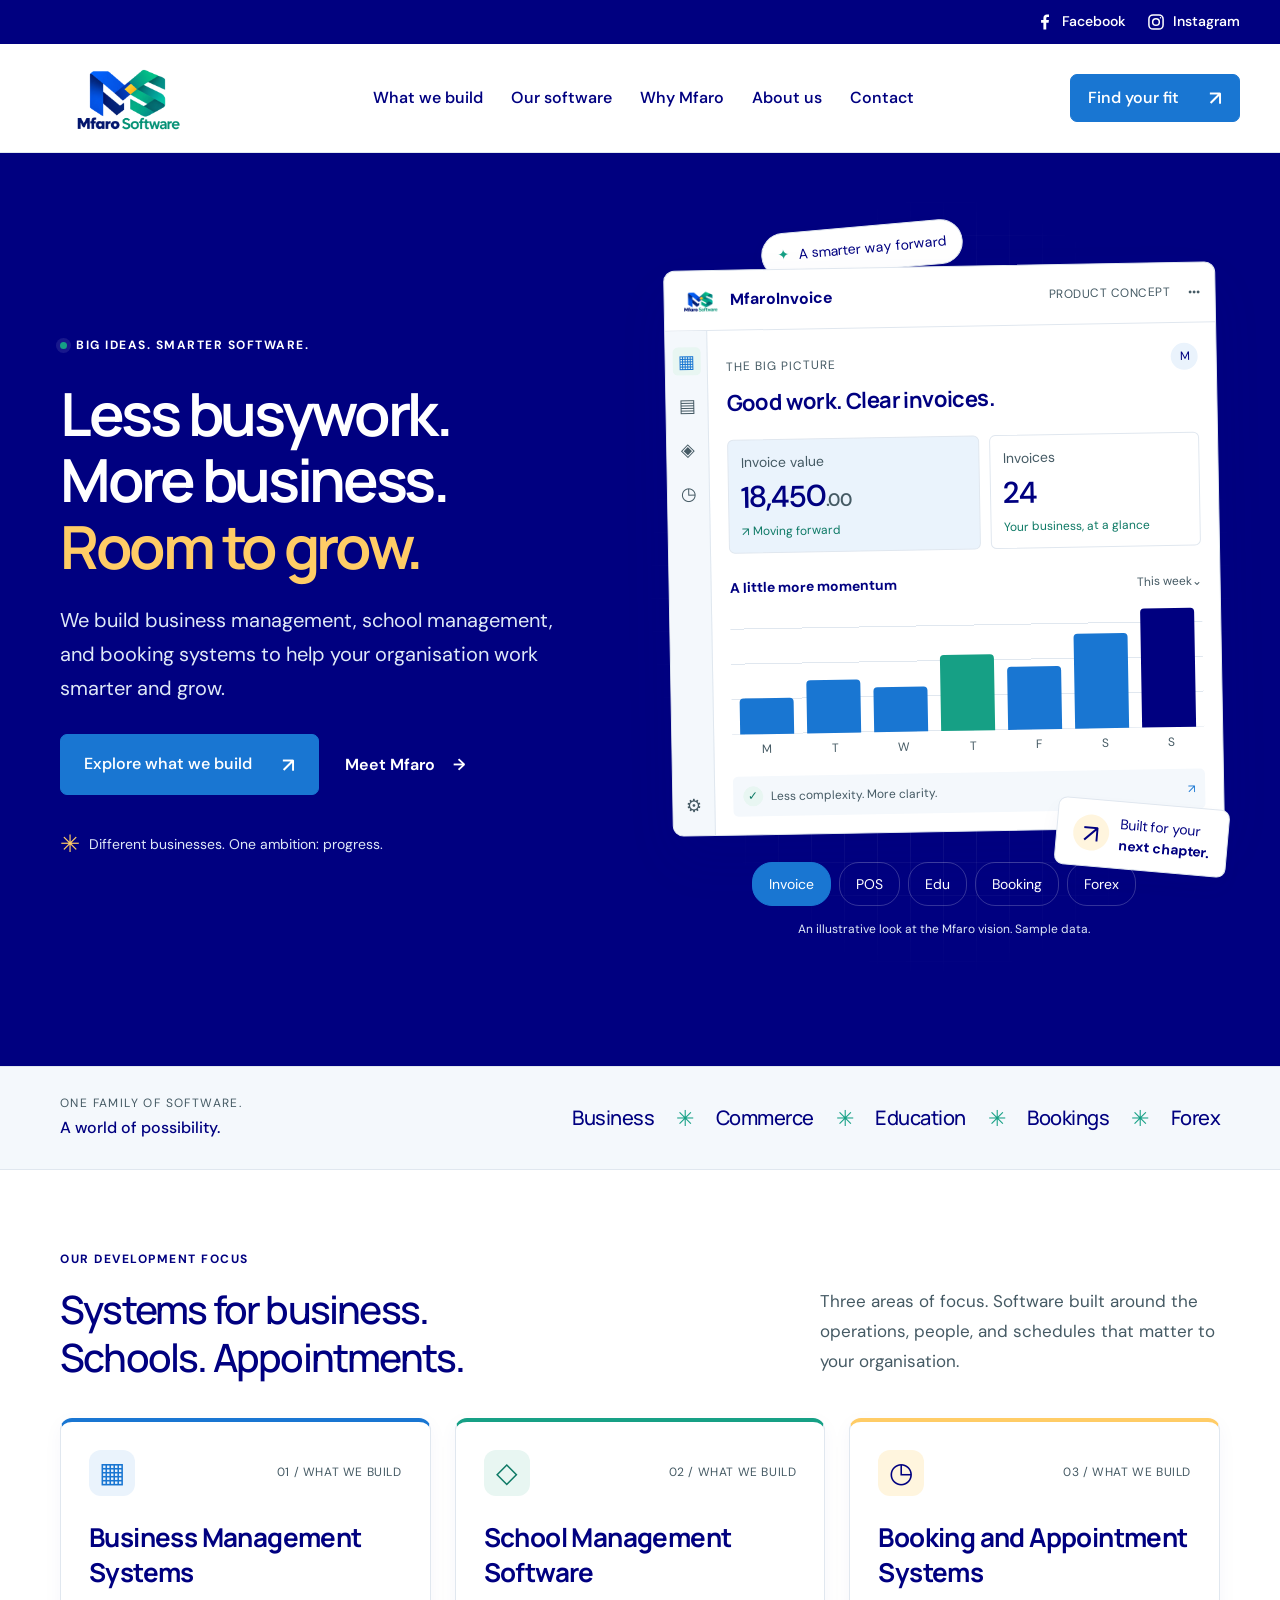
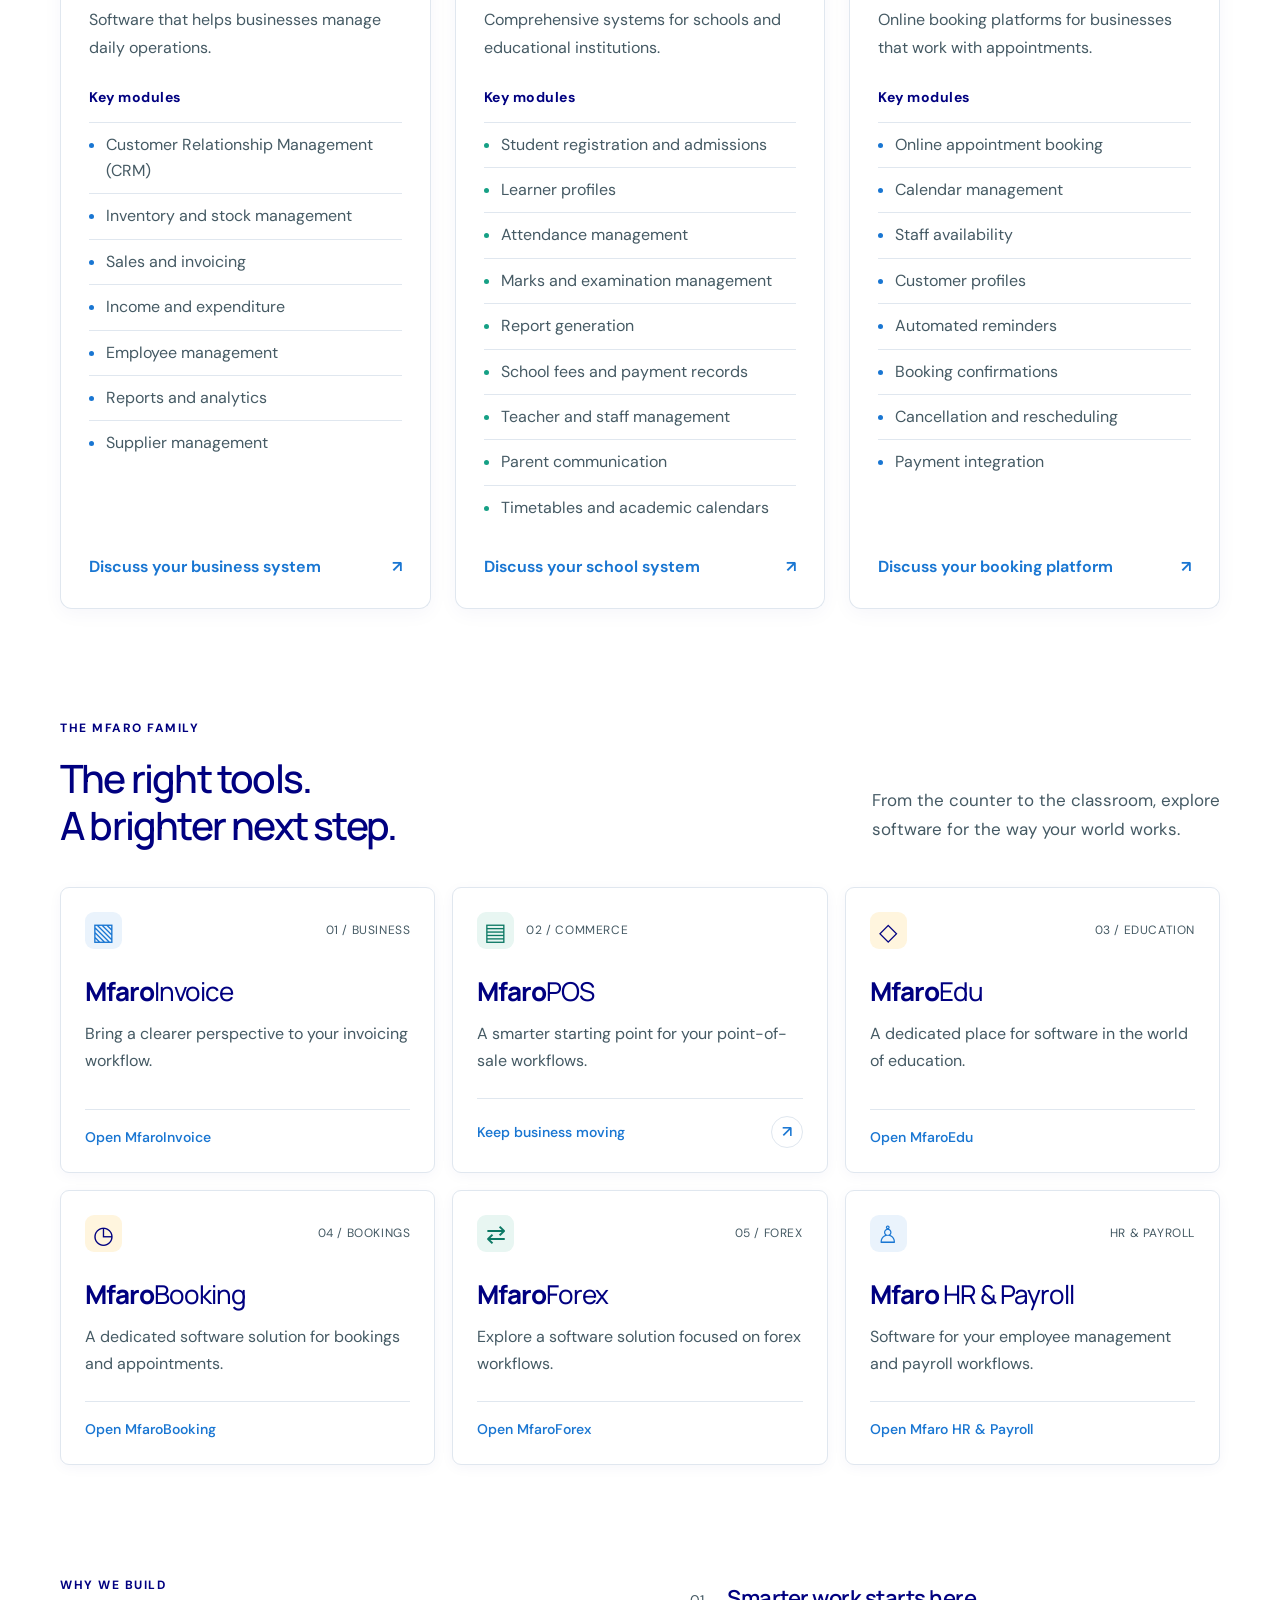
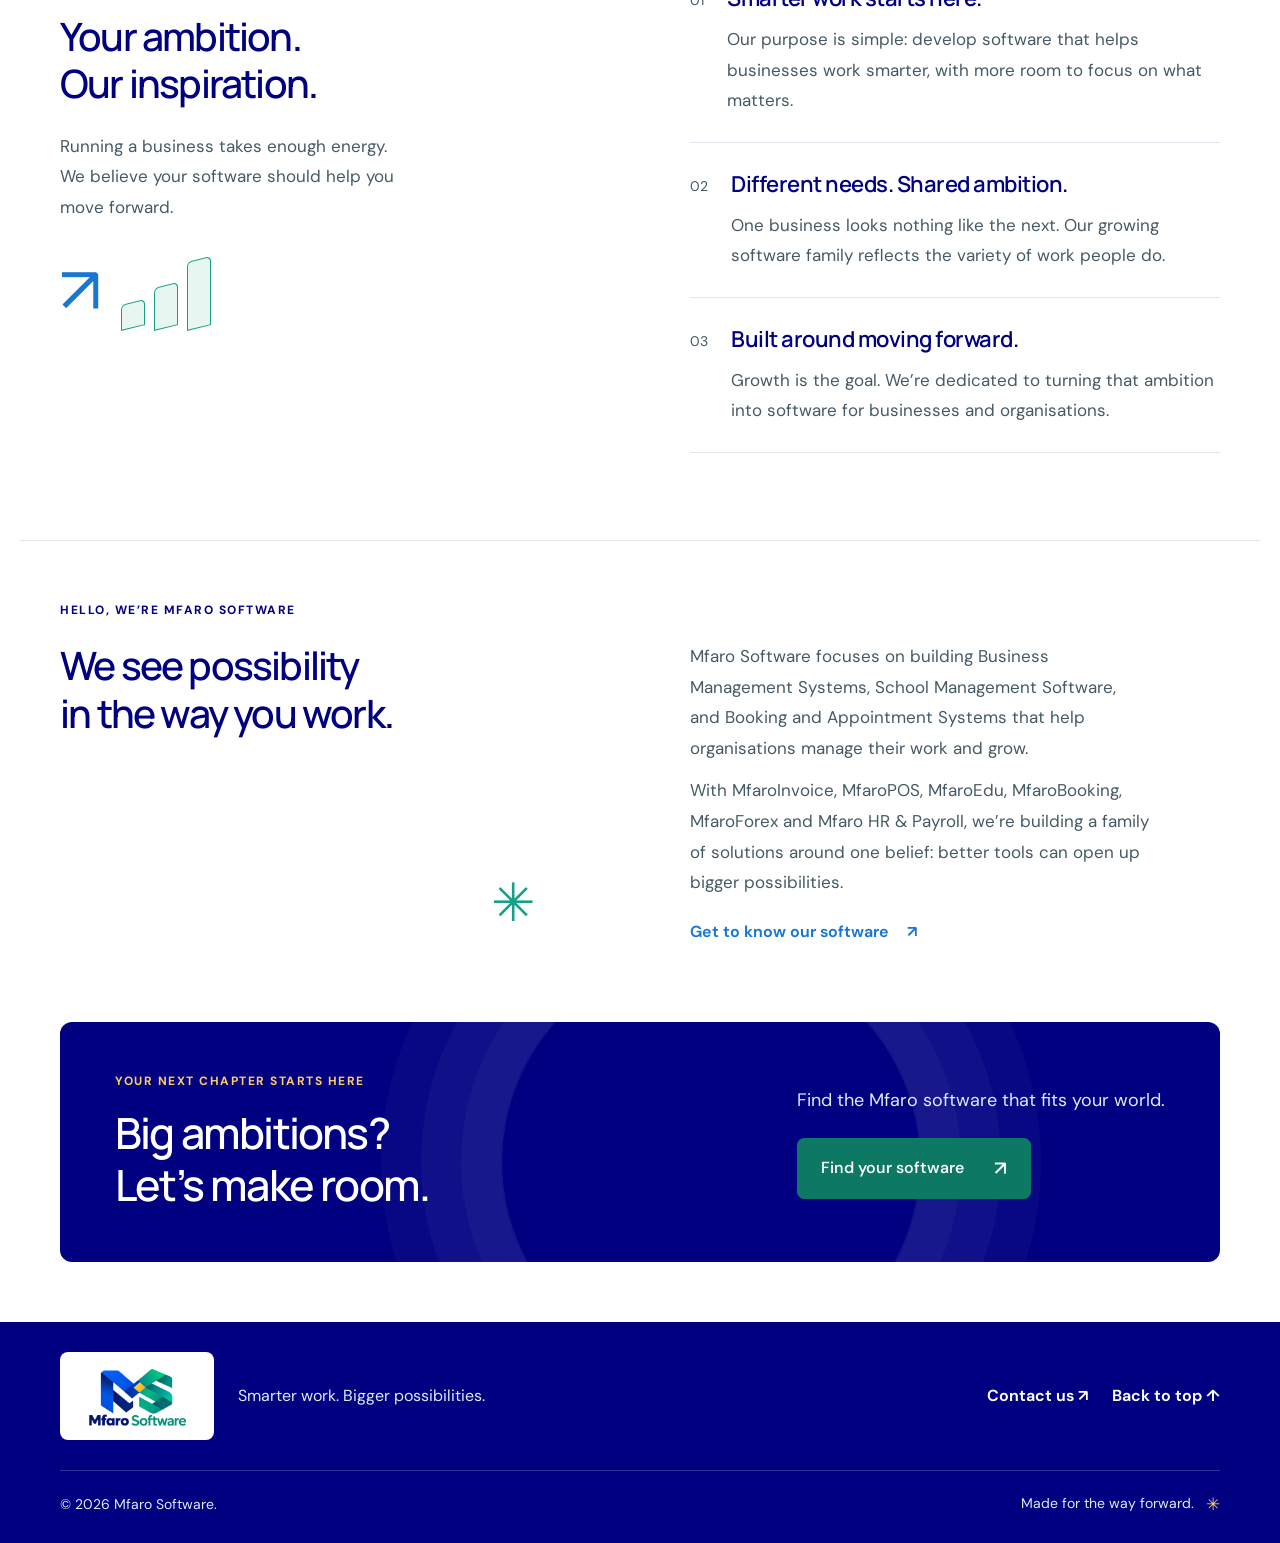
<file: index.html>
<!doctype html>
<html lang="en">
<!-- Designer: Andrew Madume +263 77 241 2794, +27 69 467 6511 andrewmadumezw@gmail.com -->

<head>
<meta charset="UTF-8"><meta name="viewport" content="width=device-width,initial-scale=1">
<meta name="description" content="Mfaro Software builds Business Management Systems, School Management Software, and Booking and Appointment Systems to help organisations work smarter and grow.">
<meta name="theme-color" content="#000080"><title>Mfaro Software — Make room for growth.</title>
<link rel="icon" type="image/png" href="mfaro-software-logo.png">
<link rel="stylesheet" href="style.css"><script src="app.js" defer></script>
</head>
<body>
<div class="social-bar"><nav class="social-bar-inner" aria-label="Social media"><a href="https://facebook.com/mfarosoftware" target="_blank" rel="noopener noreferrer" aria-label="Mfaro Software on Facebook (opens in a new tab)"><svg viewBox="0 0 24 24" aria-hidden="true" focusable="false"><path fill="currentColor" d="M13.5 21v-8.2h2.8l.4-3.2h-3.2v-2c0-.9.3-1.6 1.6-1.6h1.7V3.1c-.3 0-1.3-.1-2.5-.1-2.5 0-4.2 1.5-4.2 4.3v2.3H7.3v3.2h2.8V21z"/></svg><span>Facebook</span></a><a href="https://instagram.com/mfarosoftware" target="_blank" rel="noopener noreferrer" aria-label="Mfaro Software on Instagram (opens in a new tab)"><svg viewBox="0 0 24 24" fill="none" stroke="currentColor" stroke-width="1.8" aria-hidden="true" focusable="false"><rect x="3.5" y="3.5" width="17" height="17" rx="5"/><circle cx="12" cy="12" r="4"/><circle cx="17.4" cy="6.8" r=".9" fill="currentColor" stroke="none"/></svg><span>Instagram</span></a></nav></div><div class="header-shell"><header class="header"><a href="#" class="brand" aria-label="Mfaro Software home"><img class="brand-image" src="mfaro-software-logo.png" alt="Mfaro Software" width="176" height="92"></a><nav aria-label="Main navigation"><a href="#what-we-build">What we build</a><a href="#solutions">Our software</a><a href="#approach">Why Mfaro</a><a href="#about">About us</a><a href="contact.html">Contact</a></nav><button class="button small finder-open">Find your fit <span>↗</span></button><button class="menu-toggle" aria-expanded="false" aria-label="Toggle navigation">☰</button></header></div>
<main>
<div class="hero-shell"><section class="hero wrap"><div class="hero-copy"><div class="eyebrow"><span class="status-dot"></span> BIG IDEAS. SMARTER SOFTWARE.</div><h1>Less busywork.<br>More business.<br><em>Room to grow.</em></h1><p>We build business management, school management, and booking systems to help your organisation work smarter and grow.</p><div class="hero-actions"><a class="button" href="#what-we-build">Explore what we build <span>↗</span></a><a class="text-link" href="#about">Meet Mfaro <span>→</span></a></div><div class="hero-note"><span class="mini-orbit">✳</span> Different businesses. One ambition: progress.</div></div>
<div class="hero-art"><div class="art-grid"></div><div class="floating-tag"><span>✦</span> A smarter way forward</div><div class="product-window"><div class="window-top"><span class="tiny-logo"><img src="mfaro-software-logo.png" alt="Mfaro Software" width="42" height="28"></span><strong id="preview-title">MfaroInvoice</strong><span class="window-label">PRODUCT CONCEPT</span><span class="dots">•••</span></div><div class="window-body"><aside class="mock-sidebar" aria-hidden="true"><span class="selected">▦</span><span>▤</span><span>◈</span><span>◷</span><span class="sidebar-bottom">⚙</span></aside><div class="mock-main"><div class="mock-heading"><div><small>THE BIG PICTURE</small><h3 id="preview-headline">Good work. Clear invoices.</h3></div><span class="mock-avatar">M</span></div><div class="mock-stats"><div><span id="stat-label">Invoice value</span><strong id="stat-value">18,450<span>.00</span></strong><small>↗ Moving forward</small></div><div class="stat-secondary"><span id="second-label">Invoices</span><strong id="second-value">24</strong><small>Your business, at a glance</small></div></div><div class="chart-header"><strong id="chart-title">A little more momentum</strong><span>This week⌄</span></div><div class="chart" aria-label="Illustrative growth chart"><div class="grid-lines"></div><div class="bars"><i style="--h:29%"></i><i style="--h:43%"></i><i style="--h:37%"></i><i style="--h:62%"></i><i style="--h:51%"></i><i style="--h:77%"></i><i style="--h:96%"></i></div><div class="chart-days"><span>M</span><span>T</span><span>W</span><span>T</span><span>F</span><span>S</span><span>S</span></div></div><div class="mock-bottom"><span class="check">✓</span><span>Less complexity. More clarity.</span><span>↗</span></div></div></div></div><div class="growth-badge"><span>↗</span><div>Built for your<br><strong>next chapter.</strong></div></div><div class="preview-tabs" role="group" aria-label="Explore product concepts"><button data-preview="invoice" class="active" aria-pressed="true">Invoice</button><button data-preview="pos" aria-pressed="false">POS</button><button data-preview="edu" aria-pressed="false">Edu</button><button data-preview="booking" aria-pressed="false">Booking</button><button data-preview="forex" aria-pressed="false">Forex</button></div><p class="concept-note">An illustrative look at the Mfaro vision. Sample data.</p></div></section></div>
<div class="intro-strip"><div class="wrap strip-inner"><span>ONE FAMILY OF SOFTWARE.<br><strong>A world of possibility.</strong></span><div>Business <span>✳</span> Commerce <span>✳</span> Education <span>✳</span> Bookings <span>✳</span> Forex</div></div></div>
<section class="development-focus wrap" id="what-we-build" aria-labelledby="focus-title"><div class="section-heading"><div><div class="eyebrow">OUR DEVELOPMENT FOCUS</div><h2 id="focus-title">Systems for business.<br>Schools. Appointments.</h2></div><p>Three areas of focus. Software built around the operations, people, and schedules that matter to your organisation.</p></div><div class="focus-grid"><article class="focus-card focus-business"><div class="focus-card-top"><span class="focus-icon" aria-hidden="true">▦</span><span class="focus-number">01 / WHAT WE BUILD</span></div><h3>Business Management Systems</h3><p>Software that helps businesses manage daily operations.</p><h4>Key modules</h4><ul><li>Customer Relationship Management (CRM)</li><li>Inventory and stock management</li><li>Sales and invoicing</li><li>Income and expenditure</li><li>Employee management</li><li>Reports and analytics</li><li>Supplier management</li></ul><a class="text-link focus-contact" href="contact.html?interest=business">Discuss your business system <span aria-hidden="true">↗</span></a></article><article class="focus-card focus-school"><div class="focus-card-top"><span class="focus-icon" aria-hidden="true">◇</span><span class="focus-number">02 / WHAT WE BUILD</span></div><h3>School Management Software</h3><p>Comprehensive systems for schools and educational institutions.</p><h4>Key modules</h4><ul><li>Student registration and admissions</li><li>Learner profiles</li><li>Attendance management</li><li>Marks and examination management</li><li>Report generation</li><li>School fees and payment records</li><li>Teacher and staff management</li><li>Parent communication</li><li>Timetables and academic calendars</li></ul><a class="text-link focus-contact" href="contact.html?interest=school">Discuss your school system <span aria-hidden="true">↗</span></a></article><article class="focus-card focus-booking"><div class="focus-card-top"><span class="focus-icon" aria-hidden="true">◷</span><span class="focus-number">03 / WHAT WE BUILD</span></div><h3>Booking and Appointment Systems</h3><p>Online booking platforms for businesses that work with appointments.</p><h4>Key modules</h4><ul><li>Online appointment booking</li><li>Calendar management</li><li>Staff availability</li><li>Customer profiles</li><li>Automated reminders</li><li>Booking confirmations</li><li>Cancellation and rescheduling</li><li>Payment integration</li></ul><a class="text-link focus-contact" href="contact.html?interest=booking">Discuss your booking platform <span aria-hidden="true">↗</span></a></article></div></section>
<section class="solutions wrap" id="solutions"><div class="section-heading"><div><div class="eyebrow">THE MFARO FAMILY</div><h2>The right tools.<br>A brighter next step.</h2></div><p>From the counter to the classroom, explore<br class="desktop"> software for the way your world works.</p></div><div class="product-grid">
<a class="product-card" data-product="invoice" href="https://mfaro-invoice.vercel.app"><span class="product-top"><span class="product-symbol invoice-symbol">▧</span><span class="product-index">01 / BUSINESS</span></span><h3>Mfaro<span>Invoice</span></h3><p>Bring a clearer perspective to your invoicing workflow.</p><span class="product-bottom"><span>Open MfaroInvoice</span></span></a>
<button class="product-card" data-product="pos"><span class="product-top"><span class="product-symbol pos-symbol">▤</span><span class="product-index">02 / COMMERCE</span></span><h3>Mfaro<span>POS</span></h3><p>A smarter starting point for your point-of-sale workflows.</p><span class="product-bottom"><span>Keep business moving</span><span class="arrow-circle">↗</span></span></button>
<a class="product-card" data-product="edu" href="https://mfaro-edu.vercel.app/"><span class="product-top"><span class="product-symbol edu-symbol">◇</span><span class="product-index">03 / EDUCATION</span></span><h3>Mfaro<span>Edu</span></h3><p>A dedicated place for software in the world of education.</p><span class="product-bottom"><span>Open MfaroEdu</span></span></a>
<a class="product-card" data-product="booking" href="https://mfarobooking.vercel.app/"><span class="product-top"><span class="product-symbol booking-symbol" aria-hidden="true">◷</span><span class="product-index">04 / BOOKINGS</span></span><h3>Mfaro<span>Booking</span></h3><p>A dedicated software solution for bookings and appointments.</p><span class="product-bottom"><span>Open MfaroBooking</span></span></a>
<a class="product-card" data-product="forex" href="https://mfaro-forex-delta.vercel.app/"><span class="product-top"><span class="product-symbol forex-symbol">⇄</span><span class="product-index">05 / FOREX</span></span><h3>Mfaro<span>Forex</span></h3><p>Explore a software solution focused on forex workflows.</p><span class="product-bottom"><span>Open MfaroForex</span></span></a>
<a class="product-card" data-product="hr" href="https://mfarohr-payroll.vercel.app/"><span class="product-top"><span class="product-symbol hr-symbol" aria-hidden="true">♙</span><span class="product-index">HR &amp; PAYROLL</span></span><h3>Mfaro<span> HR &amp; Payroll</span></h3><p>Software for your employee management and payroll workflows.</p><span class="product-bottom"><span>Open Mfaro HR &amp; Payroll</span></span></a>
</div></section>
<section class="approach wrap" id="approach"><div class="approach-title"><div class="eyebrow">WHY WE BUILD</div><h2>Your ambition.<br>Our inspiration.</h2><p>Running a business takes enough energy.<br>We believe your software should help you<br class="desktop"> move forward.</p><div class="line-art" aria-hidden="true"><span>↗</span><i></i><i></i><i></i></div></div><div class="principles"><article><span>01</span><div><h3>Smarter work starts here.</h3><p>Our purpose is simple: develop software that helps businesses work smarter, with more room to focus on what matters.</p></div></article><article><span>02</span><div><h3>Different needs. Shared ambition.</h3><p>One business looks nothing like the next. Our growing software family reflects the variety of work people do.</p></div></article><article><span>03</span><div><h3>Built around moving forward.</h3><p>Growth is the goal. We’re dedicated to turning that ambition into software for businesses and organisations.</p></div></article></div></section>
<section class="about wrap" id="about"><div class="eyebrow">HELLO, WE’RE MFARO SOFTWARE</div><h2>We see possibility<br>in the way you work.</h2><div class="about-text"><p>Mfaro Software focuses on building Business Management Systems, School Management Software, and Booking and Appointment Systems that help organisations manage their work and grow.</p><p>With MfaroInvoice, MfaroPOS, MfaroEdu, MfaroBooking, MfaroForex and Mfaro HR &amp; Payroll, we’re building a family of solutions around one belief: better tools can open up bigger possibilities.</p><a class="text-link" href="#solutions">Get to know our software <span>↗</span></a></div><span class="about-star" aria-hidden="true">✳</span></section>
<section class="cta wrap"><div><div class="eyebrow">YOUR NEXT CHAPTER STARTS HERE</div><h2>Big ambitions?<br>Let’s make room.</h2></div><div><p>Find the Mfaro software that fits your world.</p><button class="button light finder-open">Find your software <span>↗</span></button></div><div class="cta-orbit" aria-hidden="true"></div></section>
</main><div class="footer-shell"><footer class="wrap"><div class="footer-top"><a href="#" class="brand"><img class="brand-image" src="mfaro-software-logo.png" alt="Mfaro Software" width="176" height="92"></a><p>Smarter work. Bigger possibilities.</p><a class="text-link footer-contact" href="contact.html">Contact us ↗</a><a class="text-link" href="#">Back to top ↑</a></div><div class="footer-bottom"><span>© <span id="year">2026</span> Mfaro Software.</span><span>Made for the way forward. <span class="footer-star">✳</span></span></div></footer></div>
<dialog id="product-dialog" aria-labelledby="dialog-title"><button class="close-dialog" aria-label="Close dialog">×</button><div id="dialog-content"></div></dialog>
</body></html>
</file>
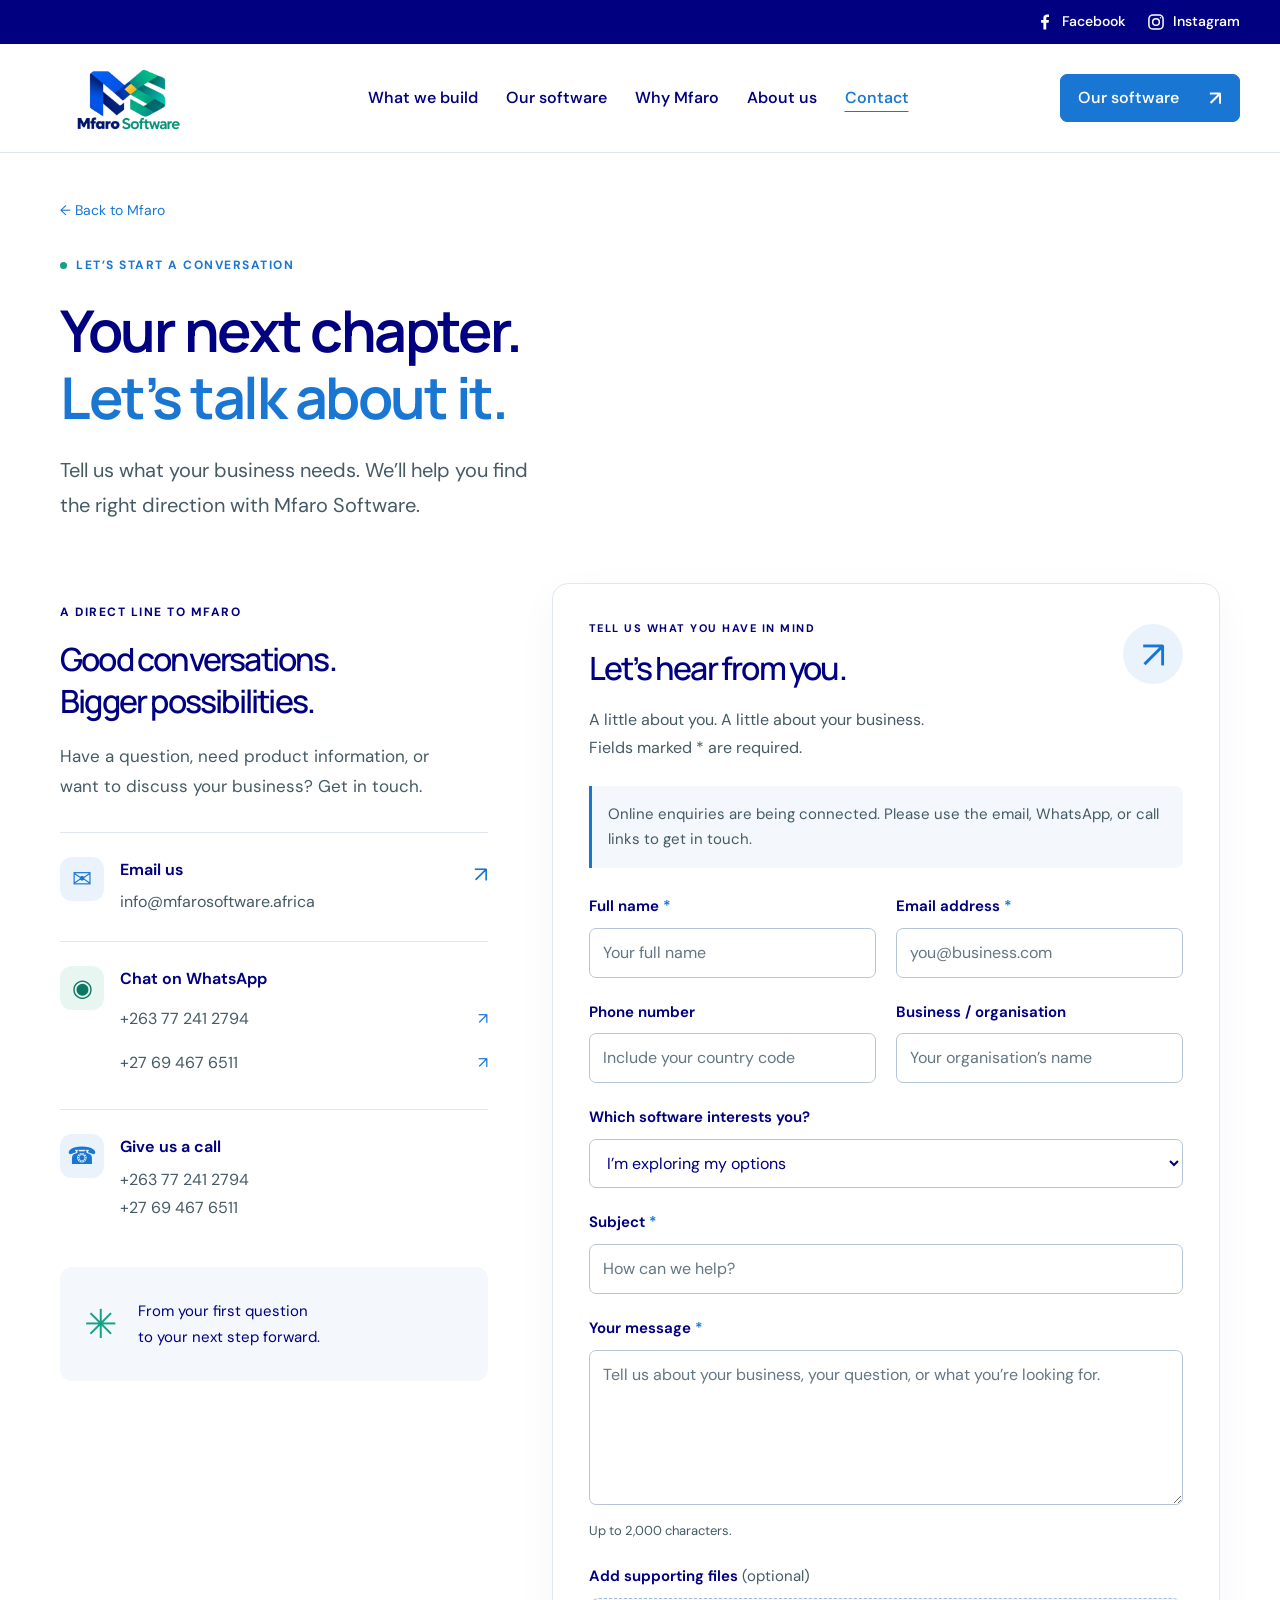
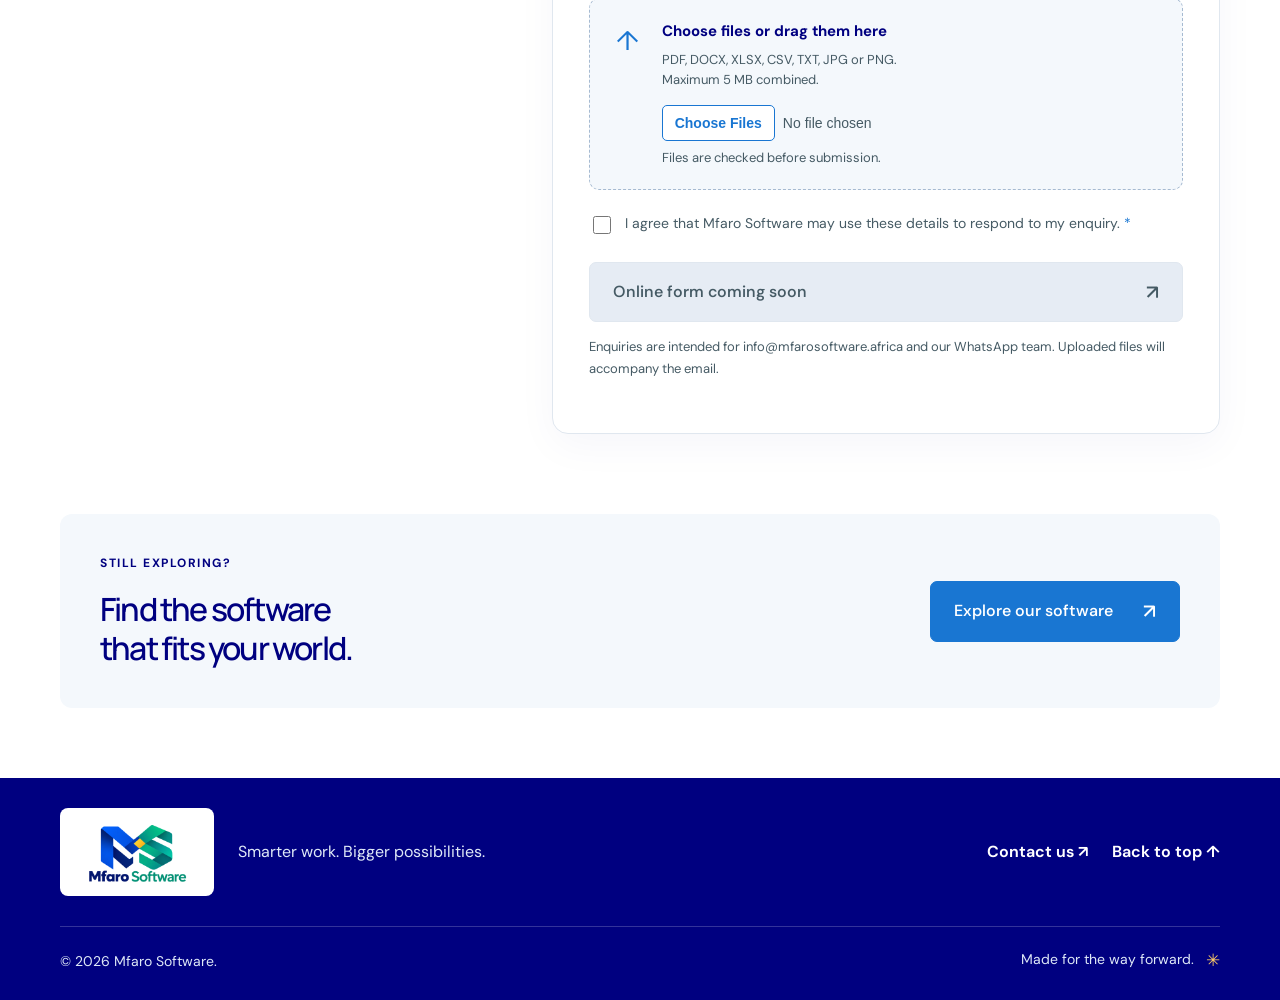
<file: contact.html>
<!doctype html>
<html lang="en">
<!-- Designer: Andrew Madume +263 77 241 2794, +27 69 467 6511 andrewmadumezw@gmail.com -->
<head><meta charset="UTF-8"><meta name="viewport" content="width=device-width,initial-scale=1"><meta name="description" content="Contact Mfaro Software about business management systems, school software, booking platforms, or our existing products. Email, WhatsApp, call, or prepare an enquiry with files up to 5 MB."><meta name="theme-color" content="#FFFFFF"><title>Contact us — Mfaro Software</title><link rel="icon" type="image/png" href="mfaro-software-logo.png"><link rel="stylesheet" href="style.css"><script src="contact-config.js" defer></script><script src="contact.js" defer></script></head>
<body class="contact-page"><div class="social-bar"><nav class="social-bar-inner" aria-label="Social media"><a href="https://facebook.com/mfarosoftware" target="_blank" rel="noopener noreferrer" aria-label="Mfaro Software on Facebook (opens in a new tab)"><svg viewBox="0 0 24 24" aria-hidden="true" focusable="false"><path fill="currentColor" d="M13.5 21v-8.2h2.8l.4-3.2h-3.2v-2c0-.9.3-1.6 1.6-1.6h1.7V3.1c-.3 0-1.3-.1-2.5-.1-2.5 0-4.2 1.5-4.2 4.3v2.3H7.3v3.2h2.8V21z"/></svg><span>Facebook</span></a><a href="https://instagram.com/mfarosoftware" target="_blank" rel="noopener noreferrer" aria-label="Mfaro Software on Instagram (opens in a new tab)"><svg viewBox="0 0 24 24" fill="none" stroke="currentColor" stroke-width="1.8" aria-hidden="true" focusable="false"><rect x="3.5" y="3.5" width="17" height="17" rx="5"/><circle cx="12" cy="12" r="4"/><circle cx="17.4" cy="6.8" r=".9" fill="currentColor" stroke="none"/></svg><span>Instagram</span></a></nav></div><div class="header-shell"><header class="header"><a href="index.html" class="brand" aria-label="Mfaro Software home"><img class="brand-image" src="mfaro-software-logo.png" alt="Mfaro Software" width="176" height="92"></a><nav aria-label="Main navigation"><a href="index.html#what-we-build">What we build</a><a href="index.html#solutions">Our software</a><a href="index.html#approach">Why Mfaro</a><a href="index.html#about">About us</a><a href="contact.html" aria-current="page">Contact</a></nav><a class="button small contact-header-cta" href="index.html#solutions">Our software <span>↗</span></a><button class="menu-toggle" aria-expanded="false" aria-label="Toggle navigation">☰</button></header></div>
<main>
<section class="contact-intro wrap"><a class="contact-breadcrumb" href="index.html">← Back to Mfaro</a><div class="eyebrow"><span class="status-dot"></span> LET’S START A CONVERSATION</div><h1>Your next chapter.<br><em>Let’s talk about it.</em></h1><p>Tell us what your business needs. We’ll help you find<br class="desktop"> the right direction with Mfaro Software.</p></section>
<section class="contact-layout wrap" aria-label="Contact Mfaro Software">
<aside class="contact-details"><div class="eyebrow">A DIRECT LINE TO MFARO</div><h2>Good conversations.<br>Bigger possibilities.</h2><p>Have a question, need product information, or want to discuss your business? Get in touch.</p>
<a class="contact-method" href="mailto:info@mfarosoftware.africa"><span class="contact-method-icon" aria-hidden="true">✉</span><span><strong>Email us</strong><span>info@mfarosoftware.africa</span></span><span class="method-arrow" aria-hidden="true">↗</span></a>
<div class="contact-method whatsapp-method"><span class="contact-method-icon whatsapp-icon" aria-hidden="true">◉</span><div class="whatsapp-numbers"><strong>Chat on WhatsApp</strong><a href="https://wa.me/263772412794" target="_blank" rel="noopener noreferrer" aria-label="Chat on WhatsApp: +263 77 241 2794 (opens in a new tab)">+263 77 241 2794 <span aria-hidden="true">↗</span></a><a href="https://wa.me/27694676511" target="_blank" rel="noopener noreferrer" aria-label="Chat on WhatsApp: +27 69 467 6511 (opens in a new tab)">+27 69 467 6511 <span aria-hidden="true">↗</span></a></div></div>
<div class="contact-method call-method"><span class="contact-method-icon" aria-hidden="true">☎</span><span><strong>Give us a call</strong><a href="tel:+263772412794">+263 77 241 2794</a><a href="tel:+27694676511">+27 69 467 6511</a></span></div>
<div class="contact-aside-note"><span aria-hidden="true">✳</span><p>From your first question<br>to your next step forward.</p></div></aside>
<div class="contact-form-panel"><div class="contact-form-heading"><div><div class="eyebrow">TELL US WHAT YOU HAVE IN MIND</div><h2>Let’s hear from you.</h2></div><span class="contact-form-mark" aria-hidden="true">↗</span></div><p class="form-lead">A little about you. A little about your business.<br>Fields marked * are required.</p>
<div id="delivery-status" class="delivery-status" role="status">Online enquiries are being connected. Please use the email, WhatsApp, or call links to get in touch.</div>
<form id="contact-form" enctype="multipart/form-data">
<div class="form-row"><div class="form-field"><label for="contact-name">Full name <span>*</span></label><input id="contact-name" name="name" autocomplete="name" required maxlength="80" placeholder="Your full name"></div><div class="form-field"><label for="contact-email">Email address <span>*</span></label><input id="contact-email" name="email" type="email" autocomplete="email" required maxlength="254" placeholder="you@business.com"></div></div>
<div class="form-row"><div class="form-field"><label for="contact-phone">Phone number</label><input id="contact-phone" name="phone" type="tel" autocomplete="tel" maxlength="40" placeholder="Include your country code"></div><div class="form-field"><label for="contact-company">Business / organisation</label><input id="contact-company" name="company" autocomplete="organization" maxlength="120" placeholder="Your organisation’s name"></div></div>
<div class="form-field"><label for="contact-product">Which software interests you?</label><select id="contact-product" name="product"><option value="General enquiry">I’m exploring my options</option><option>MfaroInvoice</option><option>MfaroPOS</option><option>MfaroEdu</option><option>MfaroBooking</option><option>MfaroForex</option><option>Mfaro HR &amp; Payroll</option><option>Business Management Systems</option><option>School Management Software</option><option>Booking and Appointment Systems</option></select></div>
<div class="form-field"><label for="contact-subject">Subject <span>*</span></label><input id="contact-subject" name="subject" required maxlength="120" placeholder="How can we help?"></div>
<div class="form-field"><label for="contact-message">Your message <span>*</span></label><textarea id="contact-message" name="message" rows="5" required minlength="10" maxlength="2000" placeholder="Tell us about your business, your question, or what you’re looking for."></textarea><span class="field-hint">Up to 2,000 characters.</span></div>
<div class="form-field"><label for="contact-files">Add supporting files <span class="optional-label">(optional)</span></label><div class="upload-area" id="upload-area"><span class="upload-icon" aria-hidden="true">↑</span><div><strong>Choose files or drag them here</strong><p>PDF, DOCX, XLSX, CSV, TXT, JPG or PNG.<br>Maximum 5 MB combined.</p><input id="contact-files" name="attachments" type="file" multiple accept=".pdf,.docx,.xlsx,.csv,.txt,.jpg,.jpeg,.png" aria-describedby="file-help file-error"><span id="file-help" class="field-hint">Files are checked before submission.</span></div></div><ul id="file-list" class="file-list" aria-label="Selected files"></ul><p id="file-error" class="field-error" role="alert"></p><button id="clear-files" class="clear-files" type="button" hidden>Clear selected files</button></div>
<div class="form-trap" aria-hidden="true"><label for="contact-website">Leave this field empty</label><input id="contact-website" name="website" tabindex="-1" autocomplete="off"></div>
<label class="contact-consent"><input id="contact-consent" type="checkbox" name="consent" value="yes" required><span>I agree that Mfaro Software may use these details to respond to my enquiry. <span>*</span></span></label>
<button class="button contact-submit" id="contact-submit" type="submit" disabled>Online form coming soon <span aria-hidden="true">↗</span></button><p class="contact-routing-note">Enquiries are intended for info@mfarosoftware.africa and our WhatsApp team. Uploaded files will accompany the email.</p><div id="submit-status" role="status" class="submit-status" tabindex="-1"></div>
</form></div></section>
<section class="contact-bottom wrap"><div><span class="eyebrow">STILL EXPLORING?</span><h2>Find the software<br>that fits your world.</h2></div><a class="button" href="index.html#solutions">Explore our software <span>↗</span></a></section>
</main><div class="footer-shell"><footer class="wrap"><div class="footer-top"><a href="index.html" class="brand"><img class="brand-image" src="mfaro-software-logo.png" alt="Mfaro Software" width="176" height="92"></a><p>Smarter work. Bigger possibilities.</p><a class="text-link footer-contact" href="contact.html">Contact us ↗</a><a class="text-link" href="#">Back to top ↑</a></div><div class="footer-bottom"><span>© <span id="year">2026</span> Mfaro Software.</span><span>Made for the way forward. <span class="footer-star">✳</span></span></div></footer></div></body></html>
</file>
<file: style.css>
@import url('https://fonts.googleapis.com/css2?family=DM+Sans:wght@400;450;500;550;600;650;700&family=Manrope:wght@400;500;600;650;700;750;800&display=swap');
:root{
  --primary-navy:#000080;
  --professional-blue:#1976D2;
  --emerald-green:#16A085;
  --white:#FFFFFF;
  --gold-accent:#FFCC66;
  --text-primary:var(--primary-navy);
  --text-secondary:#455A64;
  --background-primary:var(--white);
  --background-soft:#F4F8FC;
  --border-color:#E0E7EF;
  --blue-soft:#EAF3FC;
  --emerald-soft:#E8F6F2;
  --gold-soft:#FFF5DE;
  --blue-hover:#125DA8;
  --emerald-action:#0D7965;
  --emerald-hover:#096451;
  --text-on-dark:#DFE9F7;
  --border-on-dark:#FFFFFF33;
  --grid-on-dark:#FFFFFF18;
  --orbit-on-dark:#FFFFFF08;
  --shadow-soft:#0000800A;
  --shadow-medium:#00008014;
  --shadow-dialog:#00008033;
  --backdrop:#00008080;
  --mask-solid:#000000;
}*{box-sizing:border-box}html{scroll-behavior:smooth;scroll-padding-top:100px}body{margin:0;background:var(--background-primary);color:var(--text-primary);font-family:'DM Sans',sans-serif;-webkit-font-smoothing:antialiased}button,a{-webkit-tap-highlight-color:transparent}button{font:inherit;cursor:pointer}a{color:inherit;text-decoration:none}button:focus-visible,a:focus-visible{outline:3px solid var(--professional-blue);outline-offset:5px}.wrap{max-width:1240px;margin:auto;padding-left:40px;padding-right:40px}.header{height:108px;max-width:1320px;margin:auto;padding:0 40px;display:flex;align-items:center;justify-content:space-between;gap:35px}.brand{display:flex;align-items:center;gap:11px;font-size:31px;font-weight:800;line-height:.9;letter-spacing:-1.6px}.brand-sub{display:block;font-size:8px;letter-spacing:3.7px;margin-top:8px;margin-left:2px;font-weight:650}.brand-icon{display:flex;align-items:center;justify-content:center;font-weight:800;background:var(--text-primary);color:var(--gold-accent);height:42px;width:42px;border-radius:12px;font-size:31px;letter-spacing:-5px;padding-right:6px}.brand-icon span{font-size:19px;align-self:flex-start;line-height:1.1;margin-top:5px}.header nav{display:flex;gap:33px;font-size:13px;font-weight:550}.header nav a:hover,.text-link:hover{color:var(--professional-blue)}.button{display:inline-flex;align-items:center;justify-content:space-between;gap:30px;padding:18px 23px;background:var(--professional-blue);color:var(--white);border:1px solid var(--professional-blue);border-radius:7px;font-size:13px;font-weight:550;transition:transform .2s,background .2s}.button:hover{background:var(--blue-hover);transform:translateY(-2px)}.button span{font-size:20px;line-height:1}.button.small{padding:12px 17px;font-size:12px}.menu-toggle{display:none}.hero{display:grid;grid-template-columns:1.02fr 1fr;gap:30px;align-items:center;padding-top:61px;padding-bottom:80px;min-height:650px}.eyebrow{font-size:10px;font-weight:700;letter-spacing:1.9px;display:flex;align-items:center;gap:9px}.status-dot{height:7px;width:7px;border-radius:50%;background:var(--emerald-green);box-shadow:0 0 0 4px var(--emerald-soft)}h1,h2,h3,p{margin:0}h1,h2,h3{font-family:Manrope,sans-serif}h1{font-size:clamp(48px,4.65vw,65px);line-height:1.12;letter-spacing:-3.3px;font-weight:650;margin:25px 0 23px}h1 em{font-style:normal;color:var(--gold-accent)}p{font-size:15px;line-height:1.8;color:var(--text-secondary)}.hero-actions{display:flex;align-items:center;gap:26px;margin-top:29px}.text-link{color:var(--professional-blue);font-size:12px;font-weight:650;display:inline-flex;gap:18px;align-items:center}.hero-note{display:flex;align-items:center;gap:9px;font-size:10px;color:var(--text-secondary);margin-top:30px}.mini-orbit{font-size:24px;color:var(--emerald-green)}.hero-art{position:relative;padding:52px 0 46px 7px;min-width:0}.art-grid{position:absolute;inset:-12px -15px 15px;background-image:linear-gradient(var(--grid-on-dark) 1px,transparent 1px),linear-gradient(90deg,var(--grid-on-dark) 1px,transparent 1px);background-size:33px 33px;mask-image:radial-gradient(ellipse,var(--mask-solid) 30%,transparent 72%)}.floating-tag{position:absolute;top:12px;left:28%;font-size:11px;transform:rotate(-5deg);border:1px solid var(--border-color);background:var(--emerald-soft);padding:10px 18px;border-radius:30px;box-shadow:0 5px 15px var(--shadow-soft)}.floating-tag span{color:var(--professional-blue);margin-right:5px}.product-window{position:relative;transform:rotate(-3deg);background:var(--white);border:1px solid var(--border-color);border-radius:11px;box-shadow:0 24px 50px var(--shadow-medium);overflow:hidden}.window-top{height:50px;display:flex;align-items:center;gap:9px;border-bottom:1px solid var(--border-color);padding:0 17px}.tiny-logo{font-size:16px;color:var(--emerald-green);font-weight:800}.window-top strong{font-size:11px}.window-label{font-size:6px;letter-spacing:1px;margin-left:auto;color:var(--text-secondary)}.dots{font-size:11px;margin-left:10px;color:var(--text-secondary)}.window-body{display:flex}.mock-sidebar{width:48px;background:var(--background-soft);border-right:1px solid var(--border-color);display:flex;flex-direction:column;align-items:center;padding:16px 0;gap:16px;flex-shrink:0;color:var(--text-secondary);font-size:18px}.mock-sidebar span{width:28px;height:28px;display:grid;place-items:center}.mock-sidebar .selected{color:var(--professional-blue);background:var(--emerald-soft);border-radius:5px}.sidebar-bottom{margin-top:auto}.mock-main{padding:22px 21px 17px;flex:1;min-width:0}.mock-heading{display:flex;justify-content:space-between}.mock-heading small{font-size:6px;letter-spacing:1.4px;color:var(--text-secondary)}.mock-heading h3{font-size:17px;margin-top:5px;letter-spacing:-.6px}.mock-avatar{height:27px;width:27px;border-radius:50%;background:var(--blue-soft);display:grid;place-items:center;font-size:9px}.mock-stats{display:grid;grid-template-columns:1.25fr 1fr;gap:10px;margin-top:22px}.mock-stats>div{background:var(--blue-soft);border:1px solid var(--border-color);border-radius:6px;padding:12px}.mock-stats>div>span{font-size:8px;color:var(--text-secondary)}.mock-stats strong{font-size:25px;display:block;margin-top:6px;letter-spacing:-1px;font-weight:550}.mock-stats strong span{font-size:16px;color:var(--text-secondary)}.mock-stats small{font-size:6px;display:block;color:var(--emerald-action);margin-top:7px}.mock-stats .stat-secondary{background:var(--white);border-color:var(--border-color)}.stat-secondary strong{font-size:25px}.chart-header{display:flex;justify-content:space-between;margin-top:24px;font-size:8px}.chart-header>span{font-size:7px;color:var(--text-secondary)}.chart{position:relative;height:129px;margin-top:12px}.grid-lines{position:absolute;inset:0 0 20px;background:repeating-linear-gradient(to top,var(--border-color) 0px,var(--border-color) 1px,transparent 1px,transparent 35px)}.bars{height:109px;display:flex;align-items:flex-end;justify-content:space-around;position:relative;gap:13px;padding:0 8px}.bars i{height:var(--h);flex:1;border-radius:4px 4px 0 0;background:var(--blue-soft)}.bars i:nth-child(4){background:var(--emerald-green)}.bars i:last-child{background:var(--primary-navy)}.chart-days{display:flex;justify-content:space-around;padding-top:8px;font-size:7px;color:var(--text-secondary)}.mock-bottom{display:flex;align-items:center;gap:7px;background:var(--background-soft);margin-top:16px;border-radius:5px;padding:10px;font-size:7px;color:var(--text-secondary)}.mock-bottom>span:last-child{margin-left:auto;color:var(--professional-blue)}.check{background:var(--emerald-soft);color:var(--emerald-action);border-radius:50%;width:14px;height:14px;display:grid;place-items:center}.growth-badge{position:absolute;bottom:93px;right:-22px;display:flex;align-items:center;gap:10px;border:1px solid var(--border-color);background:var(--gold-soft);border-radius:9px;box-shadow:0 10px 20px var(--shadow-soft);padding:15px 22px;transform:rotate(5deg);font-size:11px;line-height:1.5}.growth-badge>span{font-size:26px;color:var(--gold-accent);background:var(--gold-soft);border-radius:50%;width:36px;height:36px;display:grid;place-items:center}.preview-tabs{display:flex;position:relative;justify-content:center;gap:5px;margin-top:30px}.preview-tabs button{border:0;background:transparent;font-size:10px;padding:7px 14px;border-radius:20px;color:var(--text-secondary)}.preview-tabs button.active{background:var(--professional-blue);color:var(--white)}.concept-note{position:relative;text-align:center;font-size:8px;margin-top:10px;color:var(--text-secondary)}.intro-strip{border-top:1px solid var(--border-color);border-bottom:1px solid var(--border-color);background:var(--background-soft)}.strip-inner{display:flex;align-items:center;justify-content:space-between;padding-top:26px;padding-bottom:26px;gap:30px}.strip-inner>span{font-size:8px;letter-spacing:1.4px;line-height:1.8;color:var(--text-secondary)}.strip-inner>span strong{font-size:12px;letter-spacing:0;color:var(--text-primary);font-weight:500}.strip-inner>div{display:flex;gap:33px;align-items:center;font-family:Manrope,sans-serif;font-size:19px;font-weight:500;letter-spacing:-.5px}.strip-inner>div span{color:var(--emerald-green);font-size:22px}.solutions{padding-top:90px;padding-bottom:85px}.section-heading{display:flex;align-items:flex-end;justify-content:space-between;margin-bottom:37px}.section-heading h2,h2{font-size:39px;line-height:1.22;letter-spacing:-1.8px;font-weight:550;margin-top:17px}.section-heading>p{font-size:13px;margin-bottom:5px}.product-grid{display:grid;grid-template-columns:repeat(4,1fr);gap:17px}.product-card{background:var(--white);box-shadow:0 3px 14px var(--shadow-soft);border:1px solid var(--border-color);border-radius:9px;text-align:left;padding:23px 20px 17px;color:var(--text-primary);transition:transform .2s,background .2s,box-shadow .2s}.product-card:hover{background:var(--white);transform:translateY(-6px);box-shadow:0 12px 20px var(--shadow-soft)}.product-top{display:flex;align-items:center;justify-content:space-between;gap:10px}.product-symbol{height:37px;width:37px;display:grid;place-items:center;font-size:24px;border-radius:9px}.pos-symbol{background:var(--emerald-soft);color:var(--emerald-action)}.invoice-symbol{background:var(--blue-soft);color:var(--professional-blue)}.edu-symbol{background:var(--gold-soft);color:var(--gold-accent)}.forex-symbol{background:var(--emerald-soft);color:var(--professional-blue)}.product-index{font-size:6px;letter-spacing:1px;color:var(--text-secondary)}.product-card h3{font-size:23px;font-weight:750;letter-spacing:-1px;margin-top:26px}.product-card h3>span{font-weight:450}.product-card p{font-size:11px;line-height:1.9;margin-top:11px}.product-bottom{border-top:1px solid var(--border-color);display:flex;align-items:center;justify-content:space-between;margin-top:25px;padding-top:17px;font-size:9px;font-weight:550}.arrow-circle{height:25px;width:25px;border-radius:50%;border:1px solid var(--border-color);display:grid;place-items:center;font-size:16px}.approach{display:grid;grid-template-columns:1fr 1fr;gap:100px;padding-top:26px;padding-bottom:87px}.approach-title p{font-size:13px;margin-top:23px}.principles article{display:flex;gap:23px;padding:26px 0;border-bottom:1px solid var(--border-color)}.principles article:first-child{padding-top:7px}.principles article>span{font-size:10px;color:var(--text-secondary);padding-top:6px}.principles h3{font-size:19px;letter-spacing:-.5px;font-weight:600}.principles p{font-size:12px;margin-top:10px;max-width:355px}.line-art{display:flex;align-items:flex-end;gap:9px;position:relative;margin-top:26px;height:79px;width:180px}.line-art i{display:block;width:24px;border:1px solid var(--border-color);background:var(--emerald-soft);border-radius:5px 5px 0 0;transform:skewY(-14deg)}.line-art i:nth-child(2){height:26px}.line-art i:nth-child(3){height:43px}.line-art i:nth-child(4){height:69px}.line-art span{font-size:66px;font-weight:400;margin-right:12px;color:var(--emerald-green);line-height:1.1}.about{border-top:1px solid var(--border-color);padding-top:60px;padding-bottom:70px;position:relative;display:grid;grid-template-columns:1fr 1fr;gap:0 100px}.about>.eyebrow{grid-column:1/-1}.about h2{margin-top:22px}.about-text{margin-top:21px;max-width:400px}.about-text p{font-size:12px;margin-bottom:12px}.about-text .text-link{margin-top:10px}.about-star{position:absolute;left:38%;bottom:70px;font-size:53px;color:var(--gold-accent)}.cta{background:var(--text-primary);border-radius:12px;color:var(--white);position:relative;overflow:hidden;display:flex;justify-content:space-between;align-items:center;padding:50px 55px;margin-top:5px;margin-bottom:60px;max-width:1160px;gap:30px}.cta .eyebrow{color:var(--gold-accent);font-size:8px}.cta h2{font-size:43px;margin-top:16px;position:relative;z-index:1}.cta>div:nth-child(2){position:relative;z-index:1}.cta p{color:var(--text-on-dark);font-size:12px;margin-bottom:22px}.button.light{background:var(--emerald-action);color:var(--white);border-color:var(--emerald-action)}.button.light:hover{background:var(--emerald-hover);border-color:var(--emerald-hover)}.cta-orbit{position:absolute;left:38%;top:-70px;border:1px solid var(--grid-on-dark);width:420px;height:420px;border-radius:50%;box-shadow:0 0 0 40px var(--orbit-on-dark),0 0 0 80px var(--orbit-on-dark),0 0 0 120px var(--orbit-on-dark)}footer{padding-bottom:25px}.footer-top{display:flex;align-items:center;gap:30px;padding-bottom:30px}.footer-top .brand{font-size:24px}.footer-top .brand-icon{height:34px;width:34px;font-size:25px}.footer-top .brand-icon span{font-size:14px}.footer-top .brand-sub{font-size:6px;letter-spacing:3px;margin-top:6px}.footer-top p{font-size:11px}.footer-top>.text-link{margin-left:auto;font-size:10px}.footer-bottom{display:flex;justify-content:space-between;border-top:1px solid var(--border-color);padding-top:20px;font-size:9px;color:var(--text-secondary);align-items:center}.footer-star{font-size:17px;vertical-align:middle;margin-left:8px;color:var(--emerald-green)}dialog{border:1px solid var(--border-color);border-radius:15px;padding:42px;color:var(--text-primary);background:var(--background-primary);width:min(520px,calc(100% - 32px));box-shadow:0 30px 100px var(--shadow-dialog)}dialog::backdrop{background:var(--backdrop);backdrop-filter:blur(5px)}.close-dialog{position:absolute;right:14px;top:10px;font-size:27px;background:transparent;border:0;color:var(--text-primary)}dialog h2{font-size:31px;margin:18px 0}dialog p{font-size:13px}dialog .eyebrow{font-size:9px}dialog .button{margin-top:25px}.finder-options{display:grid;grid-template-columns:1fr 1fr;gap:10px;margin-top:25px}.finder-options button{border:1px solid var(--border-color);background:var(--white);text-align:left;padding:18px 14px;border-radius:7px;color:var(--text-primary);font-size:12px}.finder-options button:hover{background:var(--emerald-soft);border-color:var(--border-color)}.finder-options button span{display:block;color:var(--text-secondary);font-size:10px;margin-top:7px}.detail-tag{display:inline-block;background:var(--emerald-soft);padding:7px 11px;border-radius:20px;color:var(--emerald-action);font-size:10px;margin-top:20px}.detail-note{border-top:1px solid var(--border-color);padding-top:16px;margin-top:22px;font-size:10px!important}.dialog-back{background:none;border:0;padding:0;color:var(--professional-blue);font-size:11px;margin-top:22px;display:block}

/* Brand contexts: preserve existing component geometry and behaviour. */
.header-shell,.hero-shell,.footer-shell{background:var(--primary-navy)}
.header{color:var(--white)}
.header .brand-icon,footer .brand-icon{background:var(--professional-blue);color:var(--white)}
.header nav a{color:var(--white);border-radius:4px;transition:background .2s,box-shadow .2s}
.header nav a:hover,.header nav a:active{background:var(--professional-blue);box-shadow:0 0 0 7px var(--professional-blue);color:var(--white)}
.header .menu-toggle{color:var(--white)}
.hero{color:var(--white)}
.hero-copy p,.hero-note,.concept-note{color:var(--text-on-dark)}
.hero-copy .eyebrow{color:var(--white)}
.hero .text-link{color:var(--white)}
.hero .text-link:hover{color:var(--gold-accent)}
.mini-orbit{color:var(--gold-accent)}
.status-dot{box-shadow:0 0 0 4px var(--grid-on-dark)}
.product-window,.growth-badge,.floating-tag{color:var(--text-primary)}
.floating-tag{background:var(--white);border-color:var(--border-color)}
.floating-tag span{color:var(--emerald-green)}
.growth-badge{background:var(--white)}
.growth-badge>span{background:var(--gold-soft);color:var(--text-primary)}
.preview-tabs button{color:var(--white);border:1px solid var(--border-on-dark);transition:background .2s,border-color .2s}
.preview-tabs button:hover{background:var(--blue-hover);border-color:var(--professional-blue)}
.preview-tabs button.active{border-color:var(--professional-blue)}
.bars i{background:var(--professional-blue)}
.bars i:nth-child(4){background:var(--emerald-green)}
.bars i:last-child{background:var(--primary-navy)}
.tiny-logo{color:var(--professional-blue)}
.pos-symbol{color:var(--emerald-action)}
.edu-symbol{color:var(--text-primary)}
.forex-symbol{color:var(--emerald-action)}
.product-card:hover{border-color:var(--professional-blue)}
.product-card:hover .arrow-circle{background:var(--professional-blue);border-color:var(--professional-blue);color:var(--white)}
.product-bottom{color:var(--professional-blue)}
.line-art span{color:var(--professional-blue)}
.line-art i{border-color:var(--emerald-green)}
.about-star{color:var(--emerald-green)}
.cta h2{color:var(--white)}
footer{padding-top:30px;color:var(--white)}
.footer-top p,.footer-bottom{color:var(--text-on-dark)}
.footer-top>.text-link{color:var(--white)}
.footer-top>.text-link:hover{color:var(--gold-accent)}
.footer-bottom{border-color:var(--border-on-dark)}
.footer-star{color:var(--gold-accent)}
.finder-options button:hover{border-color:var(--professional-blue)}
.finder-options button:active{background:var(--blue-soft)}
.detail-tag{color:var(--emerald-action)}
.dialog-back:hover{color:var(--blue-hover)}
button:focus-visible,a:focus-visible{outline-color:var(--professional-blue)}
.header :focus-visible,.hero :focus-visible,.cta :focus-visible,footer :focus-visible{outline-color:var(--gold-accent)}
.button:active{background:var(--blue-hover);transform:translateY(0)}
.button.light:active{background:var(--emerald-hover)}
button:disabled{opacity:.55;cursor:not-allowed;transform:none}


@media(min-width:1500px){.hero{padding-top:85px;padding-bottom:100px}.header{height:115px}}@media(max-width:1100px){.wrap{padding-left:30px;padding-right:30px}.hero{gap:25px}h1{font-size:52px}.growth-badge{right:-4px}.mock-main{padding:17px 14px}.mock-stats strong{font-size:21px}.hero-actions{gap:18px}.hero-actions .button{padding:16px;gap:18px}.product-grid{gap:10px}.product-card{padding:19px 14px 15px}.product-index{font-size:5px}.product-card h3{font-size:20px}.product-card p{font-size:10px}.product-bottom{font-size:8px}.approach,.about{gap:60px}.cta{margin-left:30px;margin-right:30px}.strip-inner>div{gap:22px;font-size:17px}}
@media(max-width:760px){.header{height:85px;padding:0 24px;gap:15px}.header .brand{font-size:26px}.header .brand-icon{height:37px;width:37px}.header .button{margin-left:auto;padding:11px 13px;gap:12px;font-size:10px}.menu-toggle{display:block;border:0;background:none;color:var(--text-primary);font-size:22px;padding:5px}.header nav{display:none;position:absolute;left:20px;right:20px;top:77px;background:var(--background-primary);border:1px solid var(--border-color);padding:23px;z-index:10;border-radius:8px;box-shadow:0 12px 30px var(--shadow-soft)}.header nav.open{display:flex;flex-direction:column;gap:23px}.wrap{padding-left:25px;padding-right:25px}.hero{grid-template-columns:1fr;padding-top:34px;gap:20px;padding-bottom:35px}.hero-copy{max-width:520px}.eyebrow{font-size:8px;letter-spacing:1.5px}h1{font-size:clamp(37px,10.5vw,55px);letter-spacing:-2px;margin-top:24px}.hero p{font-size:14px}.hero-actions{gap:28px}.hero-note{font-size:10px;margin-top:23px}.hero-art{max-width:510px;width:100%;margin:0 auto;padding:52px 12px 20px}.hero-art .concept-note{font-size:8px}.product-window{transform:rotate(-2deg)}.mock-main{padding:20px}.mock-stats strong{font-size:27px}.growth-badge{bottom:90px;right:-5px;padding:12px 18px}.strip-inner{flex-direction:column;align-items:flex-start;gap:19px;padding-top:24px;padding-bottom:24px}.strip-inner>span br{display:none}.strip-inner>span strong{margin-left:12px;font-size:11px}.strip-inner>div{width:100%;justify-content:space-between;font-size:15px;gap:8px}.strip-inner>div span{font-size:16px}.solutions{padding-top:52px;padding-bottom:48px}.section-heading{display:block;margin-bottom:25px}.section-heading h2,h2{font-size:33px;letter-spacing:-1.4px}.section-heading>p{margin-top:19px;font-size:12px}.desktop{display:none}.product-grid{grid-template-columns:1fr 1fr;gap:12px}.product-card{padding:18px 15px}.product-index{font-size:5px;letter-spacing:.6px}.product-symbol{width:31px;height:31px;font-size:21px}.product-card h3{font-size:21px;margin-top:21px}.product-card p{font-size:10px}.product-card p br{display:none}.product-bottom{font-size:8px;gap:5px;margin-top:19px}.arrow-circle{flex-shrink:0;width:21px;height:21px;font-size:13px}.approach{grid-template-columns:1fr;gap:28px;padding-top:13px;padding-bottom:48px}.approach-title p{margin-top:17px;font-size:12px}.line-art{display:none}.principles article{padding:23px 0;gap:21px}.principles h3{font-size:18px}.principles p{max-width:none}.about{display:block;padding-top:40px;padding-bottom:44px}.about h2{font-size:34px}.about-text{max-width:90%;margin-top:24px}.about-star{left:auto;right:20px;top:91px;bottom:auto;font-size:42px}.cta{margin:0 20px 40px;padding:32px 27px;display:block}.cta h2{font-size:37px}.cta p{margin-top:24px;font-size:11px;margin-bottom:18px}.cta .button{font-size:12px}.cta-orbit{left:40%;top:0}.footer-top{flex-wrap:wrap;gap:18px;padding-bottom:24px}.footer-top p{order:3;flex-basis:100%;font-size:11px}.footer-top>.text-link{font-size:9px}.footer-bottom{font-size:8px;gap:10px}.footer-star{font-size:15px}dialog{padding:35px 26px}.finder-options{gap:9px}}
@media(prefers-reduced-motion:reduce){html{scroll-behavior:auto}*{transition:none!important}}


@media(max-width:760px){.header nav{background:var(--primary-navy);border-color:var(--border-on-dark)}}

/* Supplied Mfaro Software logo, preserved with its original transparency. */
.brand-image{display:block;width:176px;height:92px;object-fit:contain;background:var(--white);border-radius:8px;padding:3px}
.footer-top .brand-image{width:154px;height:88px}
.tiny-logo img{display:block;width:42px;height:28px;object-fit:contain;background:var(--white);border-radius:3px}
@media(max-width:760px){.header .brand-image{width:126px;height:74px}.footer-top .brand-image{width:135px;height:80px}}
/* Readable type sizes across the marketing page and illustrative product UI. */
:root{--font-body:1.125rem;--font-ui:1rem;--font-small:.875rem;--font-caption:.75rem}
body{font-size:var(--font-body);line-height:1.65}
p{font-size:var(--font-body);line-height:1.75}
.header nav{font-size:var(--font-ui);gap:28px}
.button,.button.small,.cta .button,.header .button{font-size:var(--font-ui);line-height:1.4}
.text-link,.footer-top>.text-link{font-size:var(--font-ui);line-height:1.5}
.eyebrow,.cta .eyebrow,dialog .eyebrow{font-size:var(--font-caption);line-height:1.6;letter-spacing:1.5px}
.hero-copy p{font-size:1.25rem;line-height:1.7}
.hero-note{font-size:var(--font-small);line-height:1.6}
.hero-actions{flex-wrap:wrap;row-gap:18px}
.floating-tag,.growth-badge{font-size:var(--font-small)}
.floating-tag{left:18%;padding:10px 15px}
.product-window{transform:rotate(-1deg)}
.window-top{min-height:60px;height:auto;flex-wrap:wrap;padding:12px 15px;gap:8px}
.window-top strong{font-size:var(--font-ui)}
.window-label,.dots{font-size:var(--font-caption)}
.window-label{letter-spacing:.5px}
.mock-sidebar{width:42px}
.mock-main{padding:20px 18px 18px}
.mock-heading{gap:10px}
.mock-heading small{font-size:var(--font-caption);letter-spacing:1px}
.mock-heading h3{font-size:1.375rem;line-height:1.35;margin-top:8px}
.mock-avatar{font-size:var(--font-caption);flex-shrink:0}
.mock-stats{grid-template-columns:1.2fr 1fr;gap:10px}
.mock-stats>div{padding:12px;min-width:0}
.mock-stats>div>span{font-size:var(--font-small);line-height:1.5;display:block}
.mock-stats strong,.stat-secondary strong{font-size:1.875rem;letter-spacing:-1px;line-height:1.2;overflow-wrap:anywhere}
.mock-stats strong span{font-size:1.125rem}
.mock-stats small{font-size:var(--font-caption);line-height:1.5}
.chart-header{font-size:var(--font-small);gap:12px;align-items:center;flex-wrap:wrap;line-height:1.5}
.chart-header>span,.chart-days{font-size:var(--font-caption)}
.chart{height:150px}
.bars{height:124px}
.grid-lines{bottom:26px}
.chart-days{padding-top:7px;line-height:1.4}
.mock-bottom{font-size:var(--font-caption);line-height:1.5;gap:8px}
.check{width:20px;height:20px;flex-shrink:0}
.preview-tabs{gap:8px;flex-wrap:wrap}
.preview-tabs button{font-size:var(--font-small);padding:9px 16px;min-height:44px}
.concept-note,.hero-art .concept-note{font-size:var(--font-caption);line-height:1.6;margin-top:14px}
.growth-badge{right:-8px;bottom:115px;padding:12px 16px}
.strip-inner>span{font-size:var(--font-caption)}
.strip-inner>span strong{font-size:var(--font-ui)}
.strip-inner>div{flex-wrap:wrap;font-size:1.25rem;gap:22px}
.section-heading{gap:30px}
.section-heading>p{font-size:1.0625rem;max-width:390px}
.product-card{padding:24px;display:flex;flex-direction:column;min-width:0}
.product-top{flex-wrap:wrap;gap:12px}
.product-index{font-size:var(--font-caption);letter-spacing:.6px}
.product-card h3{font-size:1.625rem;line-height:1.3}
.product-card p{font-size:var(--font-ui);line-height:1.7;margin-bottom:24px}
.product-card p br{display:none}
.product-card p br::after{content:' '}
.product-bottom{font-size:var(--font-small);line-height:1.5;gap:12px;margin-top:auto;width:100%}
.arrow-circle{width:32px;height:32px;flex-shrink:0}
.approach-title p,.principles p,.about-text p{font-size:1.0625rem;line-height:1.8}
.principles h3{font-size:1.375rem;line-height:1.4}
.principles article>span{font-size:var(--font-small)}
.principles p{max-width:none}
.about-text{max-width:460px}
.cta p{font-size:var(--font-body)}
.footer-top{flex-wrap:wrap;gap:24px}
.footer-top p{font-size:var(--font-ui)}
.footer-bottom{font-size:var(--font-small);line-height:1.6;flex-wrap:wrap;gap:16px}
dialog{width:min(620px,calc(100% - 32px));max-height:calc(100dvh - 40px);overflow-y:auto}
dialog p{font-size:1.0625rem;line-height:1.75}
.finder-options button{font-size:var(--font-ui);line-height:1.5}
.finder-options button span,.detail-tag,.dialog-back{font-size:var(--font-small);line-height:1.6}
.detail-note{font-size:var(--font-small)!important;line-height:1.75}
.close-dialog{min-width:44px;min-height:44px}
@media(max-width:1100px){
  .product-grid{grid-template-columns:repeat(2,minmax(0,1fr));gap:20px}
  .hero{grid-template-columns:1fr 1fr;gap:24px}
  .mock-main{padding:16px 12px}
  .mock-stats{grid-template-columns:1fr}
  .header nav{gap:20px}
  .header .button{gap:16px}
}
@media(max-width:900px){
  .hero{grid-template-columns:1fr}
  .hero-copy{max-width:650px}
  .hero-art{max-width:620px;width:100%;margin:auto}
  .mock-stats{grid-template-columns:1.2fr 1fr}
  .strip-inner{flex-wrap:wrap}
  .section-heading{align-items:flex-start;flex-direction:column;gap:20px}
}
@media(max-width:760px){
  .header{gap:12px;padding:0 20px}
  .header .button{font-size:var(--font-small);padding:10px 12px;gap:10px}
  .header nav{font-size:var(--font-ui)}
  .hero-copy p{font-size:var(--font-body)}
  .hero-note{font-size:var(--font-small)}
  .hero-actions{gap:20px}
  .hero-art{padding-left:0;padding-right:0}
  .floating-tag{left:12%}
  .growth-badge{font-size:var(--font-small);right:0;bottom:120px}
  .strip-inner>span strong{font-size:var(--font-ui);display:block;margin:6px 0 0}
  .strip-inner>div{font-size:var(--font-ui);justify-content:flex-start;gap:12px}
  .section-heading>p{font-size:1.0625rem}
  .approach-title p{font-size:1.0625rem}
  .cta p{font-size:var(--font-body)}
  .footer-top p{font-size:var(--font-ui)}
  .footer-top>.text-link{font-size:var(--font-small)}
  .footer-bottom{font-size:var(--font-small)}
}
@media(max-width:600px){
  .product-grid{grid-template-columns:1fr}
  .mock-stats{grid-template-columns:1fr}
  .window-label{margin-left:0}
  .window-top .dots{margin-left:auto}
  .mock-heading h3{font-size:1.25rem}
  .preview-tabs{gap:6px}
  .preview-tabs button{padding:9px 13px}
  .growth-badge{position:relative;bottom:auto;right:auto;width:max-content;max-width:100%;margin:16px 0 0 auto;transform:none}
  .chart-header{font-size:var(--font-small)}
  .finder-options{grid-template-columns:1fr}
  .about-text{max-width:100%}
  .about-star{display:none}
}
@media(max-width:360px){.header .brand-image{width:105px}.header .button{gap:6px;padding:9px;font-size:.8125rem}.header{gap:8px;padding:0 16px}}


/* Six products stay spacious and readable at each breakpoint. */
.product-grid{grid-template-columns:repeat(6,minmax(0,1fr))}
.product-card{grid-column:span 2}
.product-card:nth-child(4){grid-column:span 2}
.hr-symbol{background:var(--blue-soft);color:var(--professional-blue)}
.strip-inner{flex-wrap:wrap}
.strip-inner>div{row-gap:14px}
@media(max-width:1100px){.product-grid{grid-template-columns:repeat(2,minmax(0,1fr))}.product-card,.product-card:nth-child(4){grid-column:auto}.product-card:last-child{grid-column:auto}}
@media(max-width:600px){.product-grid{grid-template-columns:1fr}.product-card,.product-card:nth-child(4),.product-card:last-child{grid-column:auto}}
/* White navigation across both pages. */
.header-shell{background:var(--white);border-bottom:1px solid var(--border-color)}
.header{color:var(--primary-navy)}
.header nav a{color:var(--primary-navy)}
.header nav a:hover,.header nav a:active{color:var(--white)}
.header nav a[aria-current="page"]{color:var(--professional-blue);text-decoration:underline;text-underline-offset:8px}
.header nav a[aria-current="page"]:hover{color:var(--white)}
.header .menu-toggle{color:var(--primary-navy)}
.header :focus-visible{outline-color:var(--professional-blue)}
.header .button{color:var(--white)}
.footer-top>.footer-contact{margin-left:auto}
.footer-top>.footer-contact+.text-link{margin-left:0}
.contact-breadcrumb{font-size:.875rem;color:var(--professional-blue);display:inline-block;margin-bottom:34px}
.contact-intro{padding-top:42px;padding-bottom:60px;position:relative}
.contact-intro .eyebrow{color:var(--professional-blue)}
.contact-intro h1{font-size:clamp(42px,4.5vw,60px);letter-spacing:-2.5px;line-height:1.15;margin-top:22px}
.contact-intro h1 em{color:var(--professional-blue)}
.contact-intro>p{font-size:1.25rem;max-width:650px}
.contact-layout{display:grid;grid-template-columns:.8fr 1.25fr;gap:64px;align-items:start;padding-bottom:80px}
.contact-details{padding-top:20px}
.contact-details h2{font-size:2rem;line-height:1.3;margin-bottom:20px}
.contact-details>p{font-size:1.0625rem;margin-bottom:30px;max-width:370px}
.contact-method{display:flex;align-items:flex-start;gap:16px;padding:24px 0;border-top:1px solid var(--border-color)}
.contact-method-icon{width:44px;height:44px;flex-shrink:0;display:grid;place-items:center;border-radius:12px;background:var(--blue-soft);color:var(--professional-blue);font-size:24px}
.whatsapp-icon{background:var(--emerald-soft);color:var(--emerald-action)}
.contact-method>span:nth-child(2){min-width:0;flex:1}
.contact-method strong{display:block;font-size:1rem;margin-bottom:5px;font-weight:650}
.contact-method>span>span,.call-method a{display:block;color:var(--text-secondary);font-size:1rem;line-height:1.8;overflow-wrap:anywhere}
.call-method a:hover{color:var(--professional-blue);text-decoration:underline}
a.contact-method:hover strong{color:var(--professional-blue)}
.method-arrow{color:var(--professional-blue);font-size:22px}
.contact-aside-note{display:flex;align-items:center;gap:20px;background:var(--background-soft);padding:24px;border-radius:12px;margin-top:20px}
.contact-aside-note>span{font-size:40px;color:var(--emerald-green)}
.contact-aside-note p{font-size:.9375rem;color:var(--primary-navy)}
.contact-form-panel{border:1px solid var(--border-color);box-shadow:0 12px 40px var(--shadow-soft);padding:36px;border-radius:16px;background:var(--white)}
.contact-form-heading{display:flex;align-items:center;justify-content:space-between;gap:15px}
.contact-form-heading h2{font-size:2rem;margin-top:12px}
.contact-form-heading .eyebrow{font-size:.6875rem}
.contact-form-mark{font-size:38px;flex-shrink:0;color:var(--professional-blue);background:var(--blue-soft);border-radius:50%;width:60px;height:60px;display:grid;place-items:center}
.form-lead{font-size:1rem;margin:18px 0 24px}
.delivery-status{border-left:3px solid var(--professional-blue);background:var(--background-soft);color:var(--text-secondary);font-size:.9375rem;line-height:1.65;padding:16px;margin-bottom:26px;border-radius:0 8px 8px 0}
.form-row{display:grid;grid-template-columns:1fr 1fr;gap:20px}
.form-field{margin-bottom:22px;min-width:0}
.form-field>label{display:block;font-size:.9375rem;font-weight:650;margin-bottom:9px}
.form-field label>span:not(.optional-label),.contact-consent span>span{color:var(--professional-blue)}
.optional-label{font-weight:400;color:var(--text-secondary)}
.form-field input:not([type=file]),.form-field select,.form-field textarea{box-sizing:border-box;width:100%;border:1px solid #B7C6D7;border-radius:7px;font:inherit;font-size:1rem;line-height:1.5;padding:12px 13px;background:var(--white);color:var(--text-primary);min-height:49px}
.form-field textarea{resize:vertical;min-height:155px}
.form-field input::placeholder,.form-field textarea::placeholder{color:#637683;opacity:1}
.form-field input:focus-visible,.form-field select:focus-visible,.form-field textarea:focus-visible,.contact-consent input:focus-visible{outline:3px solid var(--professional-blue);outline-offset:3px}
.field-hint{font-size:.8125rem;color:var(--text-secondary);display:block;line-height:1.6;margin-top:7px}
.upload-area{display:flex;gap:16px;border:1.5px dashed #A6BAD1;background:var(--background-soft);border-radius:10px;padding:20px;transition:border-color .2s,background .2s}
.upload-area.drag-over{background:var(--blue-soft);border-color:var(--professional-blue)}
.upload-icon{display:grid;place-items:center;width:36px;height:36px;color:var(--professional-blue);font-size:27px;flex-shrink:0}
.upload-area>div{min-width:0;flex:1}
.upload-area strong{font-size:.9375rem;display:block}
.upload-area p{font-size:.8125rem;line-height:1.6;margin:6px 0 14px}
.upload-area input{width:100%;max-width:100%;font-size:.875rem;color:var(--text-secondary)}
.upload-area input::file-selector-button{font:inherit;font-weight:600;border:1px solid var(--professional-blue);border-radius:5px;background:var(--white);color:var(--professional-blue);padding:9px 12px;margin-right:8px;cursor:pointer}
.field-error{color:#A32020;font-size:.875rem;line-height:1.6;margin-top:9px}
.file-list{padding-left:20px;margin:12px 0 0;font-size:.875rem;color:var(--text-secondary);overflow-wrap:anywhere}
.clear-files{border:0;padding:5px 0;background:none;color:var(--professional-blue);text-decoration:underline;font:inherit;font-size:.875rem}
.form-trap{position:absolute;width:1px;height:1px;overflow:hidden;clip-path:inset(50%)}
.contact-consent{display:flex;align-items:flex-start;gap:11px;font-size:.875rem;line-height:1.7;color:var(--text-secondary);margin:6px 0 25px;cursor:pointer}
.contact-consent input{width:18px;height:18px;flex-shrink:0;margin-top:4px;accent-color:var(--professional-blue)}
.contact-submit{width:100%;min-height:54px}
.contact-submit:disabled{opacity:1;background:#E6ECF4;color:#455A64;border-color:var(--border-color);cursor:not-allowed}
.contact-routing-note{font-size:.8125rem;line-height:1.65;margin-top:14px}
.submit-status{font-size:1rem;line-height:1.7;margin-top:18px;color:var(--primary-navy)}
.contact-bottom{background:var(--background-soft);padding-top:40px;padding-bottom:40px;display:flex;align-items:center;justify-content:space-between;gap:30px;margin-bottom:70px;border-radius:12px;max-width:1160px}
.contact-bottom h2{font-size:2rem}
@media(max-width:1100px){.contact-layout{gap:35px;grid-template-columns:.85fr 1.2fr}.contact-form-panel{padding:28px}.contact-bottom{margin-left:30px;margin-right:30px}.form-row{grid-template-columns:1fr;gap:0}.contact-header-cta{gap:12px}}
@media(max-width:900px){.header{gap:20px}.header nav{gap:15px}.contact-layout{grid-template-columns:1fr}.contact-details{display:grid;grid-template-columns:1fr 1fr;gap:0 25px}.contact-details>.eyebrow,.contact-details>h2,.contact-details>p{grid-column:1/-1}.contact-aside-note{margin:0}.contact-form-panel{padding:32px}.form-row{grid-template-columns:1fr 1fr;gap:20px}}
@media(max-width:760px){.header nav{background:var(--white);border-color:var(--border-color)}.header nav a{color:var(--primary-navy)}.contact-intro{padding-top:28px;padding-bottom:36px}.contact-intro h1{font-size:2.5rem;letter-spacing:-1.8px}.contact-intro>p{font-size:1.125rem}.contact-breadcrumb{margin-bottom:25px}.contact-details{display:block;padding-top:0}.contact-details h2{font-size:1.875rem}.contact-aside-note{margin-top:16px}.contact-layout{gap:35px;padding-bottom:45px}.contact-form-panel{padding:24px 20px}.contact-form-heading h2{font-size:1.75rem}.contact-form-heading .eyebrow{font-size:.6875rem}.contact-form-mark{display:none}.form-row{grid-template-columns:1fr;gap:0}.contact-bottom{margin:0 20px 40px;display:block;padding:30px 25px}.contact-bottom h2{font-size:1.875rem}.contact-bottom .button{margin-top:24px}.upload-area{padding:16px 12px;gap:9px}.upload-icon{width:26px}.footer-top>.footer-contact{margin-left:auto}.contact-header-cta{font-size:.8125rem!important}}


@media(min-width:761px) and (max-width:1000px){.header{position:relative;gap:16px}.header nav{display:none;position:absolute;left:20px;right:20px;top:100px;background:var(--white);border:1px solid var(--border-color);padding:24px;z-index:10;border-radius:8px;box-shadow:0 12px 30px var(--shadow-soft)}.header nav.open{display:flex;flex-direction:column;gap:22px}.header .menu-toggle{display:block;border:0;background:none;color:var(--primary-navy);font-size:24px;padding:8px}.header .button{margin-left:auto}}

/* Core development areas, separate from the existing software products. */
.development-focus{padding-top:80px;padding-bottom:20px}
.development-focus .section-heading>p{max-width:400px}
.focus-grid{display:grid;grid-template-columns:repeat(3,minmax(0,1fr));gap:24px}
.focus-card{display:flex;flex-direction:column;min-width:0;padding:28px;border:1px solid var(--border-color);border-radius:12px;background:var(--white);box-shadow:0 5px 20px var(--shadow-soft);border-top:4px solid var(--professional-blue)}
.focus-school{border-top-color:var(--emerald-green)}
.focus-booking{border-top-color:var(--gold-accent)}
.focus-card-top{display:flex;align-items:center;justify-content:space-between;gap:12px;flex-wrap:wrap}
.focus-icon{display:grid;place-items:center;width:46px;height:46px;border-radius:12px;background:var(--blue-soft);color:var(--professional-blue);font-size:28px}
.focus-school .focus-icon{background:var(--emerald-soft);color:var(--emerald-action)}
.focus-booking .focus-icon{background:var(--gold-soft);color:var(--primary-navy)}
.focus-number{font-size:.75rem;letter-spacing:.6px;color:var(--text-secondary)}
.focus-card h3{font-size:1.625rem;line-height:1.35;letter-spacing:-.6px;margin-top:24px}
.focus-card>p{font-size:1rem;line-height:1.75;margin-top:16px}
.focus-card h4{font-size:.875rem;letter-spacing:.5px;margin:24px 0 12px;color:var(--primary-navy)}
.focus-card ul{list-style:none;padding:0;margin:0 0 24px}
.focus-card li{position:relative;padding:9px 0 9px 17px;border-top:1px solid var(--border-color);font-size:1rem;line-height:1.65;color:var(--text-secondary);overflow-wrap:anywhere}
.focus-card li::before{content:'';position:absolute;left:0;top:20px;width:5px;height:5px;border-radius:50%;background:var(--professional-blue)}
.focus-school li::before{background:var(--emerald-green)}
.focus-contact{margin-top:auto;align-items:flex-start;line-height:1.6;justify-content:space-between;gap:12px}
.focus-contact span{flex-shrink:0}
.hero-copy>p{max-width:520px}
@media(max-width:1100px){.focus-grid{gap:16px}.focus-card{padding:24px 20px}.focus-card h3{font-size:1.375rem}}
@media(max-width:900px){.focus-grid{grid-template-columns:1fr}.focus-card{padding:28px}.focus-card h3{font-size:1.625rem}.focus-card ul{display:grid;grid-template-columns:1fr 1fr;column-gap:24px}.focus-card h3,.focus-card>p{max-width:650px}}
@media(max-width:600px){.development-focus{padding-top:48px;padding-bottom:0}.focus-card{padding:24px}.focus-card ul{display:block}.focus-card h3{font-size:1.5rem}}

.booking-symbol{background:var(--gold-soft);color:var(--primary-navy)}

/* Social links sit above the white main navigation on every page. */
.social-bar{background:var(--primary-navy);color:var(--white)}
.social-bar-inner{max-width:1320px;margin:auto;padding:4px 40px;display:flex;justify-content:flex-end;align-items:center;gap:20px;min-height:44px}
.social-bar a{display:inline-flex;align-items:center;gap:7px;min-height:36px;font-size:.875rem;font-weight:550;border-radius:4px}
.social-bar svg{width:20px;height:20px;flex-shrink:0}
.social-bar a:hover{color:var(--gold-accent)}
.social-bar a:focus-visible{outline-color:var(--gold-accent);outline-offset:3px}
.whatsapp-numbers{flex:1;min-width:0}
.whatsapp-numbers a{display:flex;align-items:center;justify-content:space-between;gap:14px;min-height:44px;font-size:1rem;line-height:1.8;color:var(--text-secondary);overflow-wrap:anywhere}
.whatsapp-numbers a span{color:var(--professional-blue)}
.whatsapp-numbers a:hover{color:var(--professional-blue);text-decoration:underline;text-underline-offset:4px}
@media(max-width:760px){.social-bar-inner{padding-left:20px;padding-right:20px;gap:18px}}
</file>
